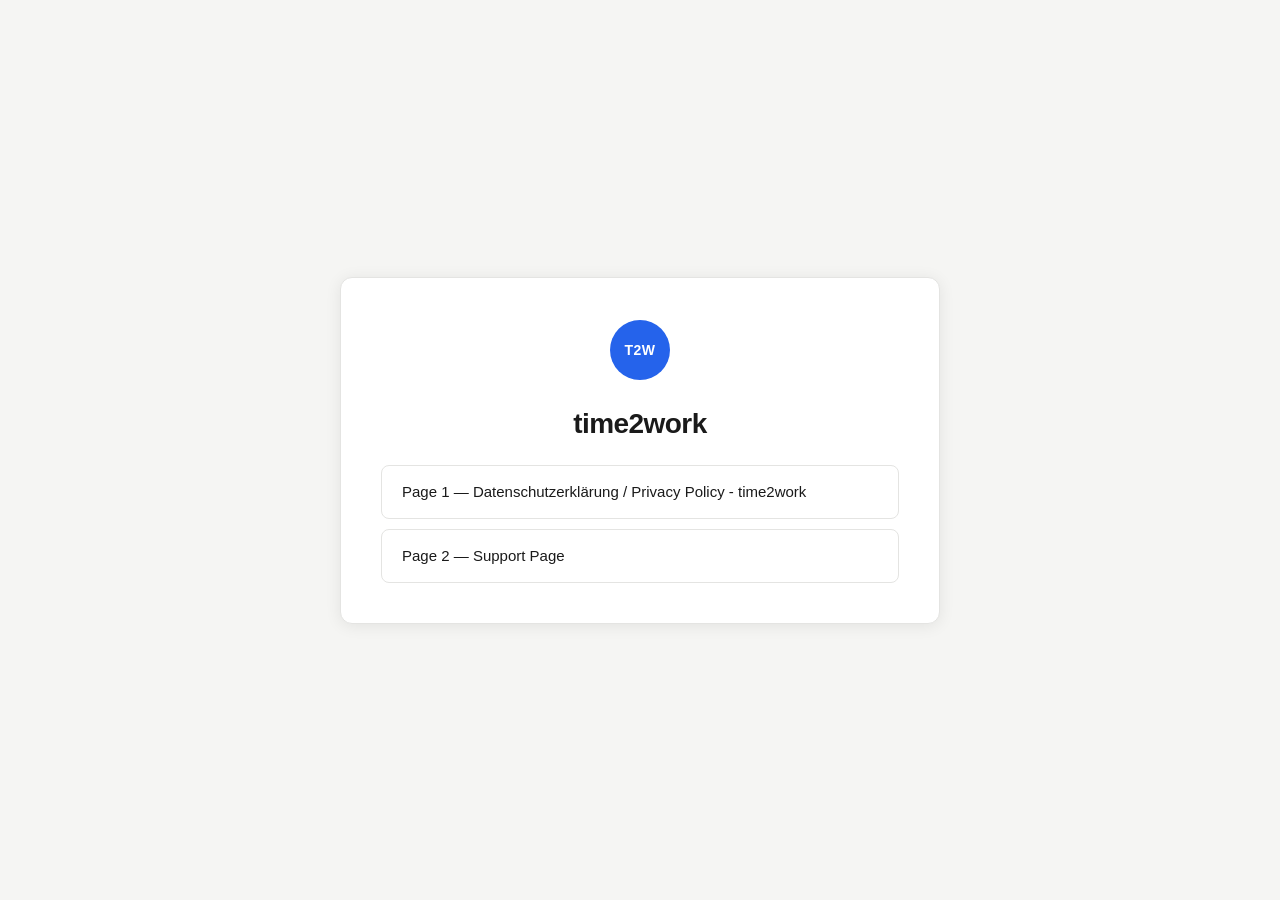
<file: index.html>
<!doctype html>
<html lang="en">
 <head>
  <meta charset="UTF-8" />
  <meta name="viewport" content="width=device-width, initial-scale=1.0" />
  <title>time2work</title>
  <link rel="stylesheet" href="style.css" />
 </head>
 <body>
  <main class="card">
   <img src="logo.svg" alt="time2work logo" class="logo" />
   <h1 class="headline">time2work</h1>
   <div class="content">
    <ul class="link-list">
     <li><a href="page1.html">Page 1 — Datenschutzerklärung / Privacy Policy - time2work</a></li>
     <li><a href="page2.html">Page 2 — Support Page</a></li>
    </ul>
   </div>
  </main>
 </body>
</html>
</file>
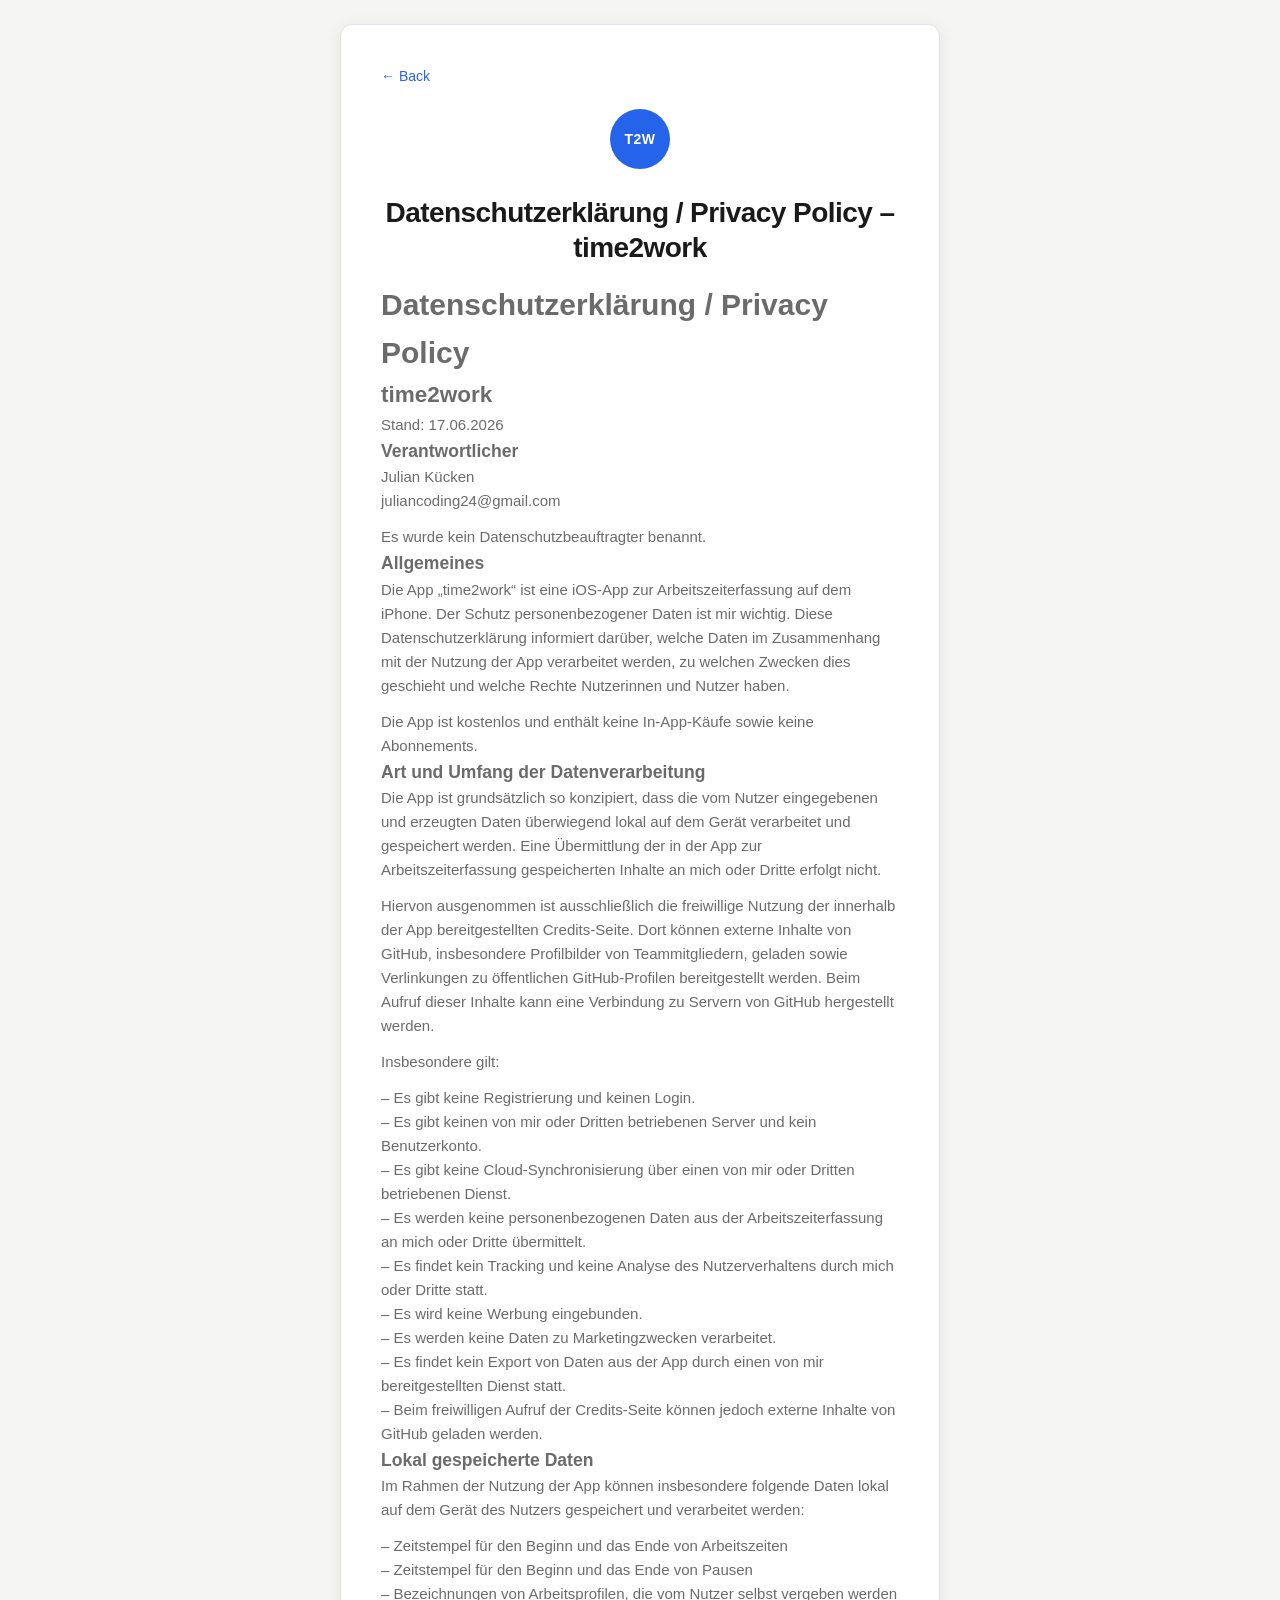
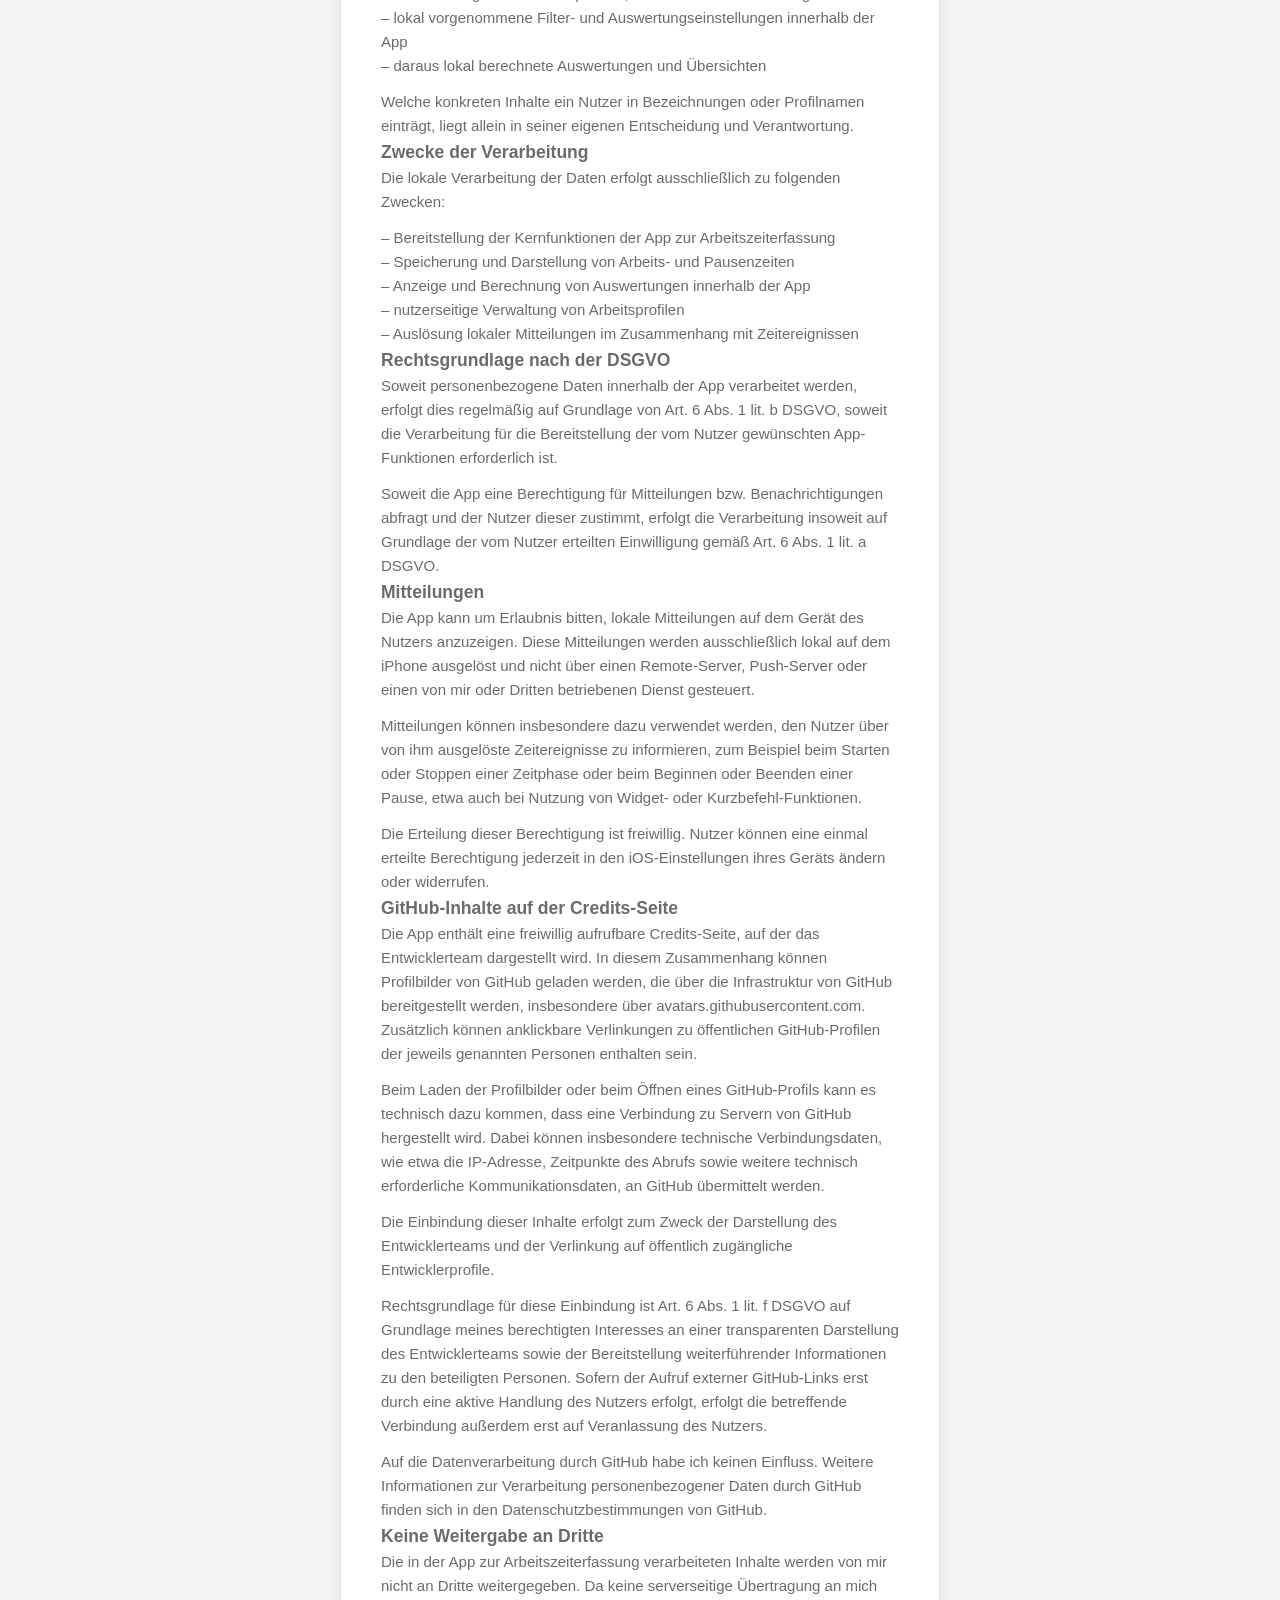
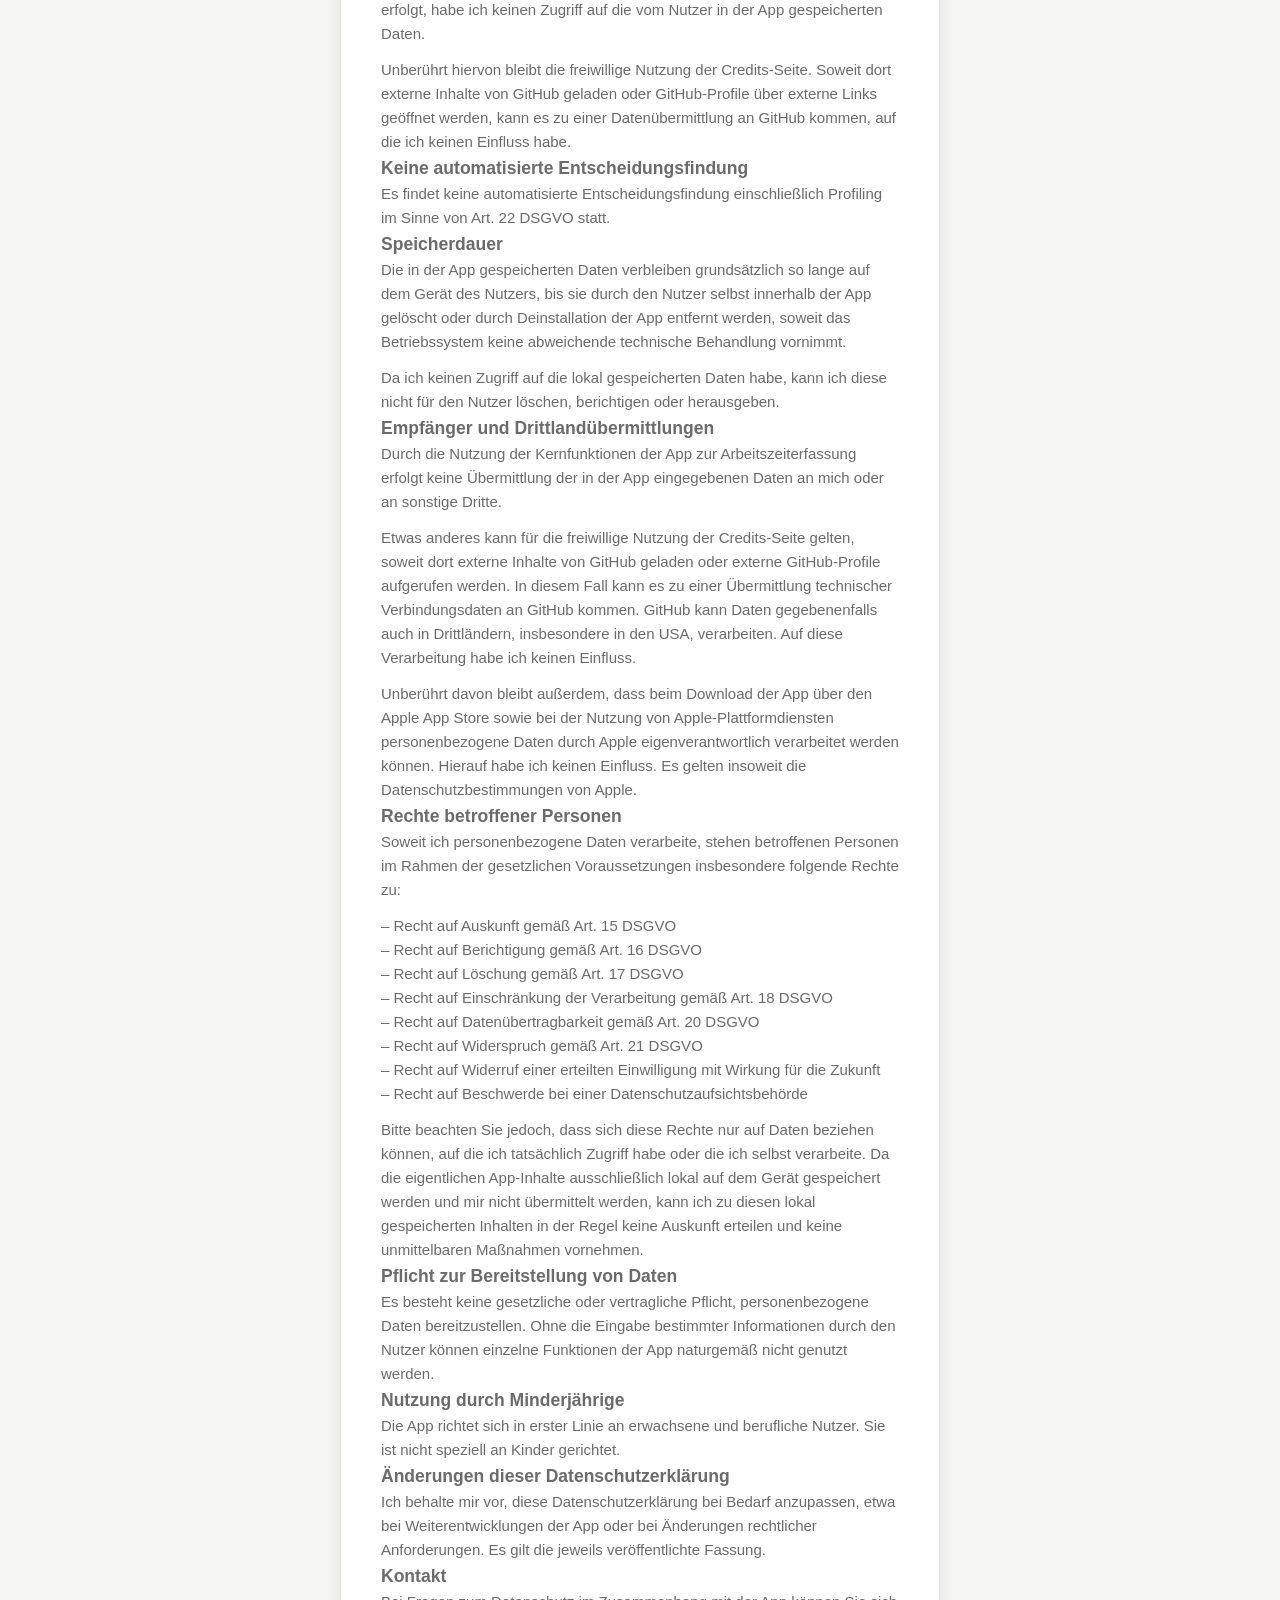
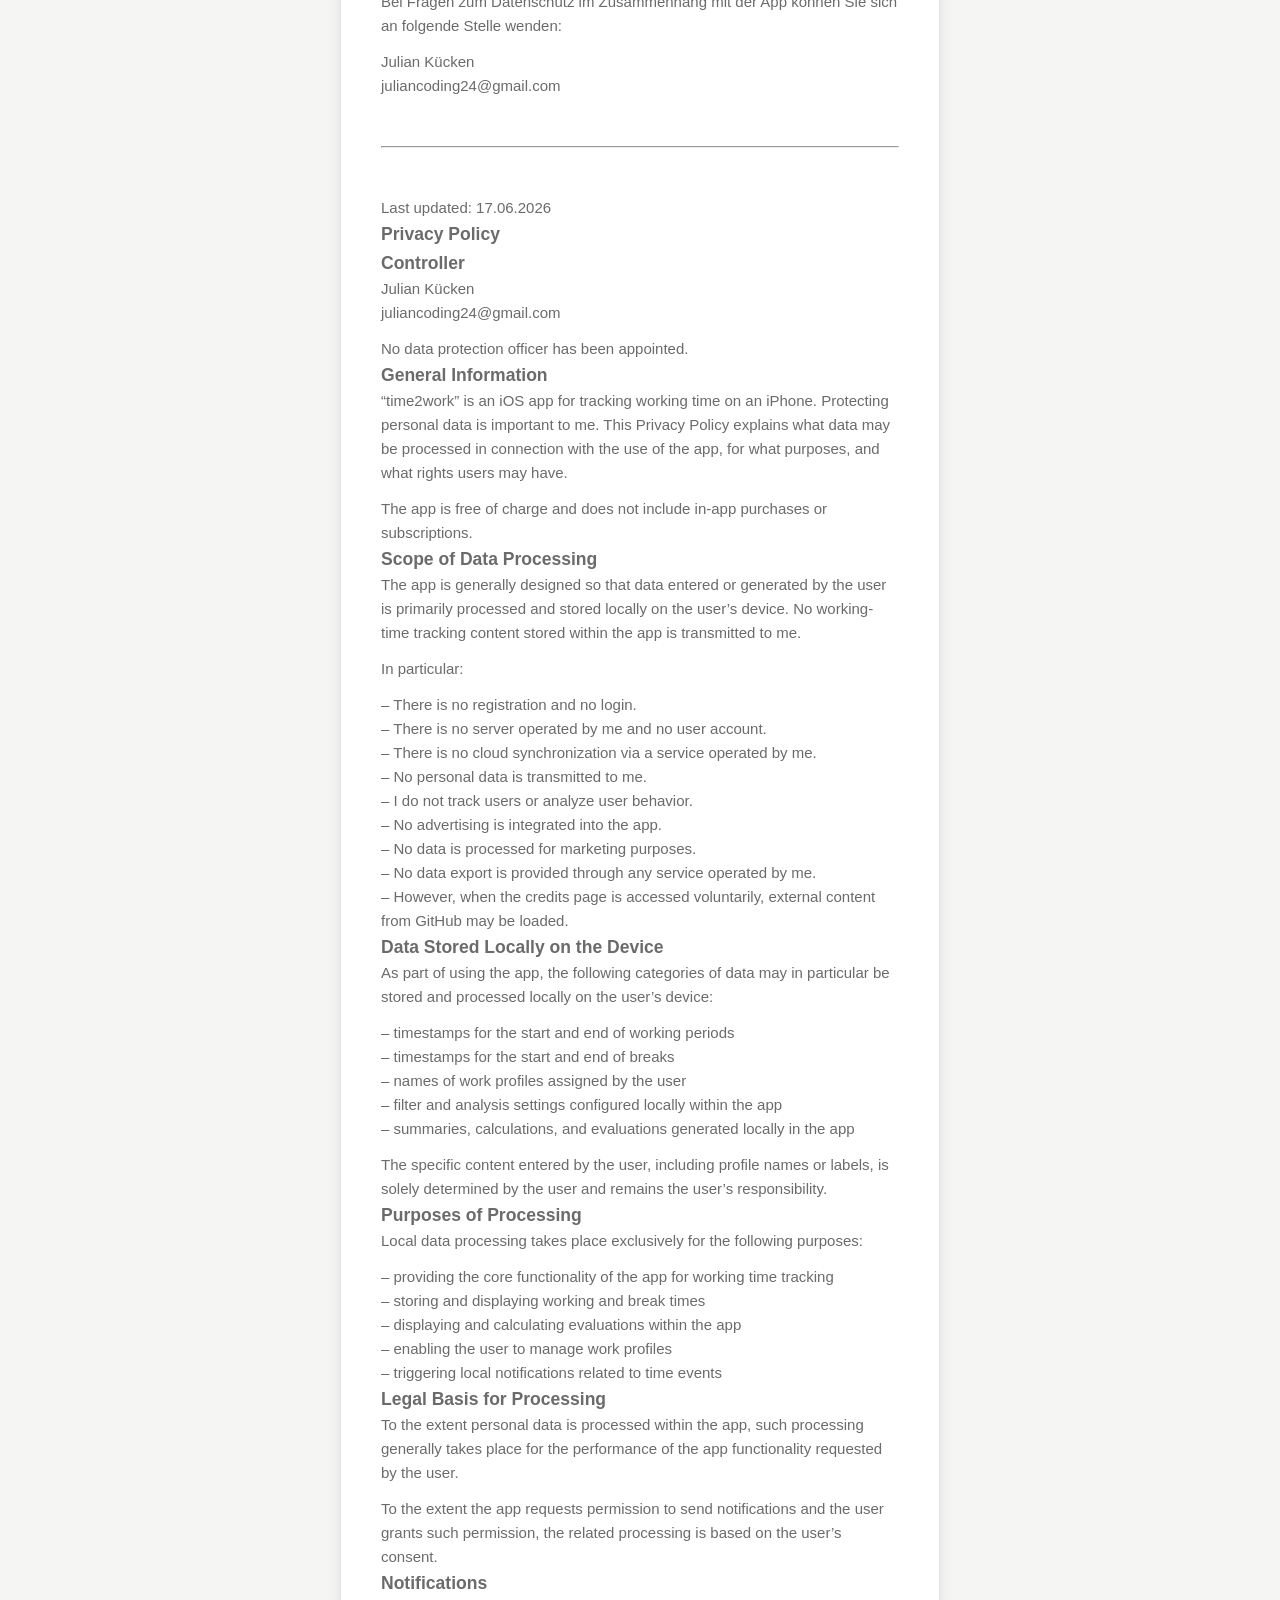
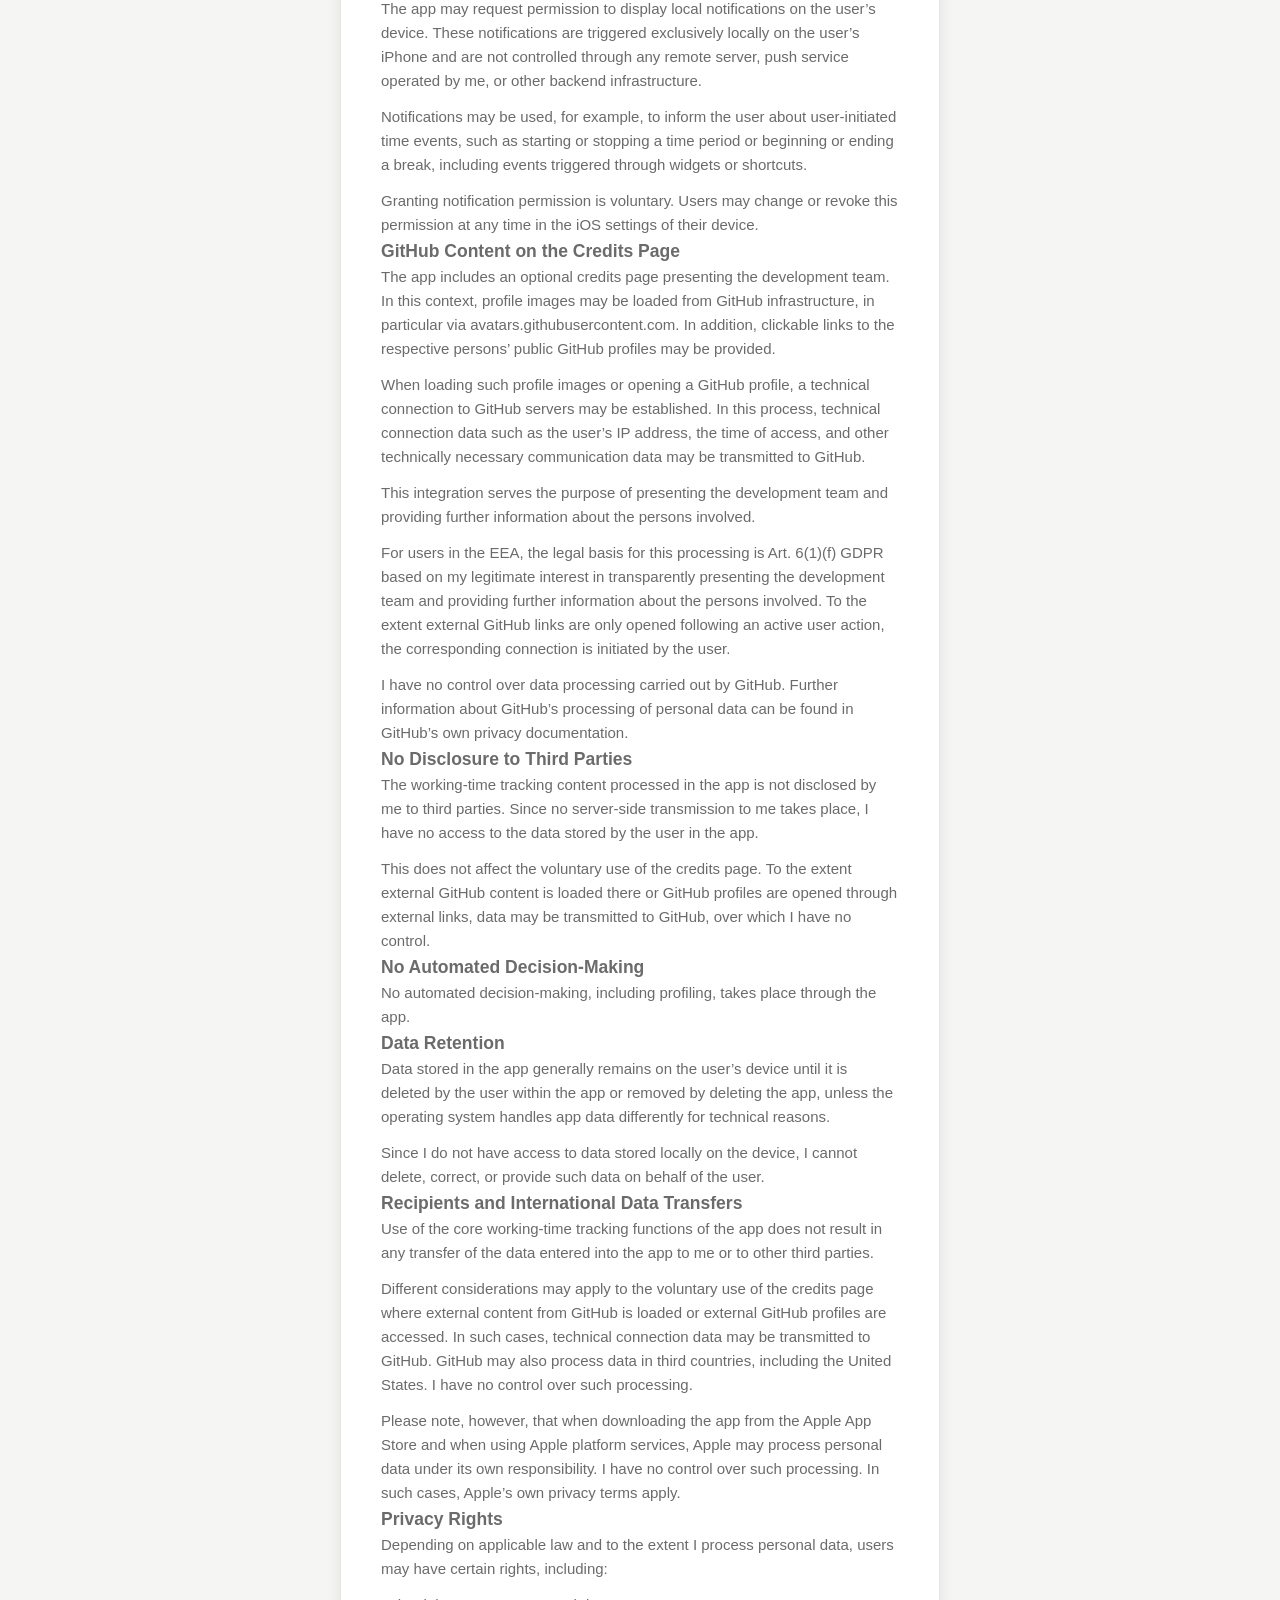
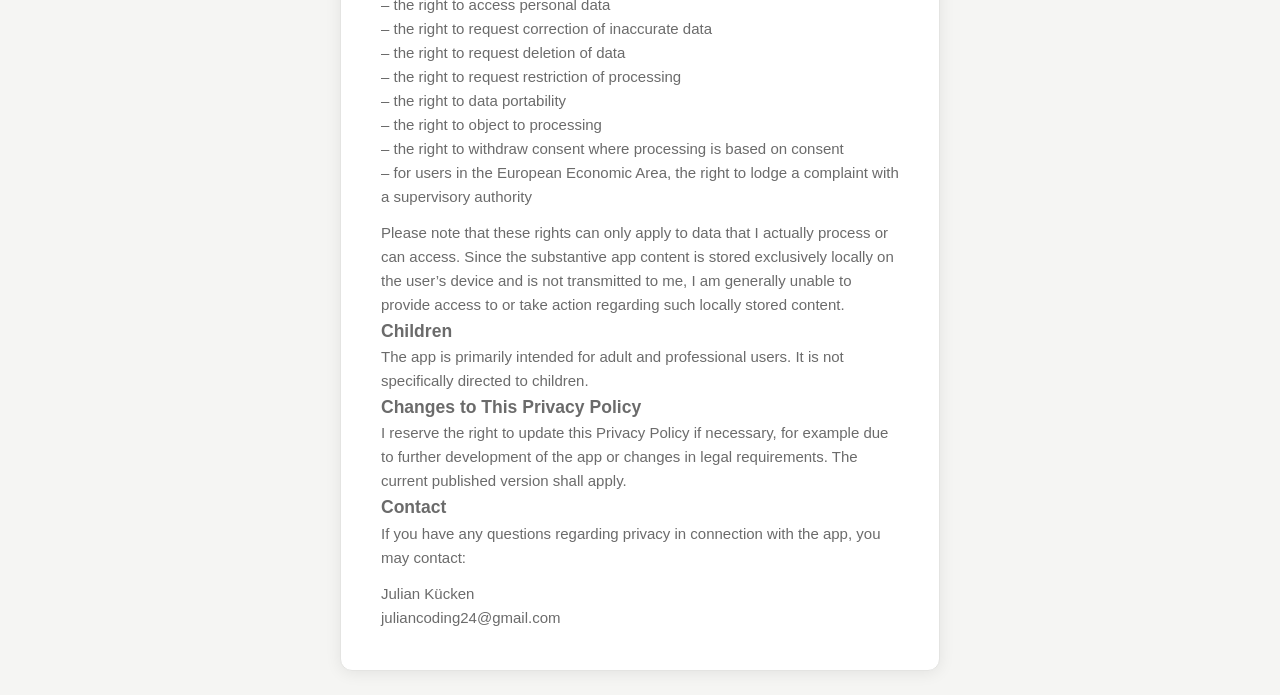
<file: page1.html>
<!doctype html>
<html lang="en">
 <head>
  <meta charset="UTF-8" />
  <meta name="viewport" content="width=device-width, initial-scale=1.0" />
  <title>Datenschutzerklärung / Privacy Policy – time2work</title>
  <link rel="stylesheet" href="style.css" />
 </head>
 <body>
  <main class="card">
   <a href="index.html" class="back-link">← Back</a>
   <img src="logo.svg" alt="time2work logo" class="logo" />
   <h1 class="headline">Datenschutzerklärung / Privacy Policy – time2work</h1>
   <div class="content">
    <h1>Datenschutzerklärung / Privacy Policy</h1>
    <h2>time2work</h2>

    <p>Stand: 17.06.2026</p>

    <h3>Verantwortlicher</h3>
    <p>
     Julian Kücken
     <br />
     juliancoding24@gmail.com
    </p>

    <p>Es wurde kein Datenschutzbeauftragter benannt.</p>

    <h3>Allgemeines</h3>
    <p>Die App „time2work“ ist eine iOS-App zur Arbeitszeiterfassung auf dem iPhone. Der Schutz personenbezogener Daten ist mir wichtig. Diese Datenschutzerklärung informiert darüber, welche Daten im Zusammenhang mit der Nutzung der App verarbeitet werden, zu welchen Zwecken dies geschieht und welche Rechte Nutzerinnen und Nutzer haben.</p>

    <p>Die App ist kostenlos und enthält keine In-App-Käufe sowie keine Abonnements.</p>

    <h3>Art und Umfang der Datenverarbeitung</h3>
    <!-- <p>Die App ist so konzipiert, dass die vom Nutzer eingegebenen und erzeugten Daten ausschließlich lokal auf dem Gerät verarbeitet und gespeichert werden. Eine Übermittlung der in der App gespeicherten Inhalte an mich oder an Dritte erfolgt nicht.</p> -->
    <p>Die App ist grundsätzlich so konzipiert, dass die vom Nutzer eingegebenen und erzeugten Daten überwiegend lokal auf dem Gerät verarbeitet und gespeichert werden. Eine Übermittlung der in der App zur Arbeitszeiterfassung gespeicherten Inhalte an mich oder Dritte erfolgt nicht.</p>

    <p>Hiervon ausgenommen ist ausschließlich die freiwillige Nutzung der innerhalb der App bereitgestellten Credits-Seite. Dort können externe Inhalte von GitHub, insbesondere Profilbilder von Teammitgliedern, geladen sowie Verlinkungen zu öffentlichen GitHub-Profilen bereitgestellt werden. Beim Aufruf dieser Inhalte kann eine Verbindung zu Servern von GitHub hergestellt werden.</p>

    <p>Insbesondere gilt:</p>
    <p>
     – Es gibt keine Registrierung und keinen Login.
     <br />
     – Es gibt keinen von mir oder Dritten betriebenen Server und kein Benutzerkonto.
     <br />
     – Es gibt keine Cloud-Synchronisierung über einen von mir oder Dritten betriebenen Dienst.
     <br />
     – Es werden keine personenbezogenen Daten aus der Arbeitszeiterfassung an mich oder Dritte übermittelt.
     <br />
     – Es findet kein Tracking und keine Analyse des Nutzerverhaltens durch mich oder Dritte statt.
     <br />
     – Es wird keine Werbung eingebunden.
     <br />
     – Es werden keine Daten zu Marketingzwecken verarbeitet.
     <br />
     – Es findet kein Export von Daten aus der App durch einen von mir bereitgestellten Dienst statt.
     <br />
     – Beim freiwilligen Aufruf der Credits-Seite können jedoch externe Inhalte von GitHub geladen werden.
    </p>

    <h3>Lokal gespeicherte Daten</h3>
    <p>Im Rahmen der Nutzung der App können insbesondere folgende Daten lokal auf dem Gerät des Nutzers gespeichert und verarbeitet werden:</p>

    <p>
     – Zeitstempel für den Beginn und das Ende von Arbeitszeiten
     <br />
     – Zeitstempel für den Beginn und das Ende von Pausen
     <br />
     – Bezeichnungen von Arbeitsprofilen, die vom Nutzer selbst vergeben werden
     <br />
     – lokal vorgenommene Filter- und Auswertungseinstellungen innerhalb der App
     <br />
     – daraus lokal berechnete Auswertungen und Übersichten
    </p>

    <p>Welche konkreten Inhalte ein Nutzer in Bezeichnungen oder Profilnamen einträgt, liegt allein in seiner eigenen Entscheidung und Verantwortung.</p>

    <h3>Zwecke der Verarbeitung</h3>
    <p>Die lokale Verarbeitung der Daten erfolgt ausschließlich zu folgenden Zwecken:</p>

    <p>
     – Bereitstellung der Kernfunktionen der App zur Arbeitszeiterfassung
     <br />
     – Speicherung und Darstellung von Arbeits- und Pausenzeiten
     <br />
     – Anzeige und Berechnung von Auswertungen innerhalb der App
     <br />
     – nutzerseitige Verwaltung von Arbeitsprofilen
     <br />
     – Auslösung lokaler Mitteilungen im Zusammenhang mit Zeitereignissen
    </p>

    <h3>Rechtsgrundlage nach der DSGVO</h3>
    <p>Soweit personenbezogene Daten innerhalb der App verarbeitet werden, erfolgt dies regelmäßig auf Grundlage von Art. 6 Abs. 1 lit. b DSGVO, soweit die Verarbeitung für die Bereitstellung der vom Nutzer gewünschten App-Funktionen erforderlich ist.</p>

    <p>Soweit die App eine Berechtigung für Mitteilungen bzw. Benachrichtigungen abfragt und der Nutzer dieser zustimmt, erfolgt die Verarbeitung insoweit auf Grundlage der vom Nutzer erteilten Einwilligung gemäß Art. 6 Abs. 1 lit. a DSGVO.</p>

    <h3>Mitteilungen</h3>
    <p>Die App kann um Erlaubnis bitten, lokale Mitteilungen auf dem Gerät des Nutzers anzuzeigen. Diese Mitteilungen werden ausschließlich lokal auf dem iPhone ausgelöst und nicht über einen Remote-Server, Push-Server oder einen von mir oder Dritten betriebenen Dienst gesteuert.</p>

    <p>Mitteilungen können insbesondere dazu verwendet werden, den Nutzer über von ihm ausgelöste Zeitereignisse zu informieren, zum Beispiel beim Starten oder Stoppen einer Zeitphase oder beim Beginnen oder Beenden einer Pause, etwa auch bei Nutzung von Widget- oder Kurzbefehl-Funktionen.</p>

    <p>Die Erteilung dieser Berechtigung ist freiwillig. Nutzer können eine einmal erteilte Berechtigung jederzeit in den iOS-Einstellungen ihres Geräts ändern oder widerrufen.</p>

    <h3>GitHub-Inhalte auf der Credits-Seite</h3>
    <p>Die App enthält eine freiwillig aufrufbare Credits-Seite, auf der das Entwicklerteam dargestellt wird. In diesem Zusammenhang können Profilbilder von GitHub geladen werden, die über die Infrastruktur von GitHub bereitgestellt werden, insbesondere über avatars.githubusercontent.com. Zusätzlich können anklickbare Verlinkungen zu öffentlichen GitHub-Profilen der jeweils genannten Personen enthalten sein.</p>

    <p>Beim Laden der Profilbilder oder beim Öffnen eines GitHub-Profils kann es technisch dazu kommen, dass eine Verbindung zu Servern von GitHub hergestellt wird. Dabei können insbesondere technische Verbindungsdaten, wie etwa die IP-Adresse, Zeitpunkte des Abrufs sowie weitere technisch erforderliche Kommunikationsdaten, an GitHub übermittelt werden.</p>

    <p>Die Einbindung dieser Inhalte erfolgt zum Zweck der Darstellung des Entwicklerteams und der Verlinkung auf öffentlich zugängliche Entwicklerprofile.</p>

    <p>Rechtsgrundlage für diese Einbindung ist Art. 6 Abs. 1 lit. f DSGVO auf Grundlage meines berechtigten Interesses an einer transparenten Darstellung des Entwicklerteams sowie der Bereitstellung weiterführender Informationen zu den beteiligten Personen. Sofern der Aufruf externer GitHub-Links erst durch eine aktive Handlung des Nutzers erfolgt, erfolgt die betreffende Verbindung außerdem erst auf Veranlassung des Nutzers.</p>

    <p>Auf die Datenverarbeitung durch GitHub habe ich keinen Einfluss. Weitere Informationen zur Verarbeitung personenbezogener Daten durch GitHub finden sich in den Datenschutzbestimmungen von GitHub.</p>

    <h3>Keine Weitergabe an Dritte</h3>
    <p>Die in der App zur Arbeitszeiterfassung verarbeiteten Inhalte werden von mir nicht an Dritte weitergegeben. Da keine serverseitige Übertragung an mich erfolgt, habe ich keinen Zugriff auf die vom Nutzer in der App gespeicherten Daten.</p>

    <p>Unberührt hiervon bleibt die freiwillige Nutzung der Credits-Seite. Soweit dort externe Inhalte von GitHub geladen oder GitHub-Profile über externe Links geöffnet werden, kann es zu einer Datenübermittlung an GitHub kommen, auf die ich keinen Einfluss habe.</p>

    <h3>Keine automatisierte Entscheidungsfindung</h3>
    <p>Es findet keine automatisierte Entscheidungsfindung einschließlich Profiling im Sinne von Art. 22 DSGVO statt.</p>

    <h3>Speicherdauer</h3>
    <p>Die in der App gespeicherten Daten verbleiben grundsätzlich so lange auf dem Gerät des Nutzers, bis sie durch den Nutzer selbst innerhalb der App gelöscht oder durch Deinstallation der App entfernt werden, soweit das Betriebssystem keine abweichende technische Behandlung vornimmt.</p>

    <p>Da ich keinen Zugriff auf die lokal gespeicherten Daten habe, kann ich diese nicht für den Nutzer löschen, berichtigen oder herausgeben.</p>

    <h3>Empfänger und Drittlandübermittlungen</h3>
    <p>Durch die Nutzung der Kernfunktionen der App zur Arbeitszeiterfassung erfolgt keine Übermittlung der in der App eingegebenen Daten an mich oder an sonstige Dritte.</p>

    <p>Etwas anderes kann für die freiwillige Nutzung der Credits-Seite gelten, soweit dort externe Inhalte von GitHub geladen oder externe GitHub-Profile aufgerufen werden. In diesem Fall kann es zu einer Übermittlung technischer Verbindungsdaten an GitHub kommen. GitHub kann Daten gegebenenfalls auch in Drittländern, insbesondere in den USA, verarbeiten. Auf diese Verarbeitung habe ich keinen Einfluss.</p>

    <p>Unberührt davon bleibt außerdem, dass beim Download der App über den Apple App Store sowie bei der Nutzung von Apple-Plattformdiensten personenbezogene Daten durch Apple eigenverantwortlich verarbeitet werden können. Hierauf habe ich keinen Einfluss. Es gelten insoweit die Datenschutzbestimmungen von Apple.</p>

    <h3>Rechte betroffener Personen</h3>
    <p>Soweit ich personenbezogene Daten verarbeite, stehen betroffenen Personen im Rahmen der gesetzlichen Voraussetzungen insbesondere folgende Rechte zu:</p>

    <p>
     – Recht auf Auskunft gemäß Art. 15 DSGVO
     <br />
     – Recht auf Berichtigung gemäß Art. 16 DSGVO
     <br />
     – Recht auf Löschung gemäß Art. 17 DSGVO
     <br />
     – Recht auf Einschränkung der Verarbeitung gemäß Art. 18 DSGVO
     <br />
     – Recht auf Datenübertragbarkeit gemäß Art. 20 DSGVO
     <br />
     – Recht auf Widerspruch gemäß Art. 21 DSGVO
     <br />
     – Recht auf Widerruf einer erteilten Einwilligung mit Wirkung für die Zukunft
     <br />
     – Recht auf Beschwerde bei einer Datenschutzaufsichtsbehörde
    </p>

    <p>Bitte beachten Sie jedoch, dass sich diese Rechte nur auf Daten beziehen können, auf die ich tatsächlich Zugriff habe oder die ich selbst verarbeite. Da die eigentlichen App-Inhalte ausschließlich lokal auf dem Gerät gespeichert werden und mir nicht übermittelt werden, kann ich zu diesen lokal gespeicherten Inhalten in der Regel keine Auskunft erteilen und keine unmittelbaren Maßnahmen vornehmen.</p>

    <h3>Pflicht zur Bereitstellung von Daten</h3>
    <p>Es besteht keine gesetzliche oder vertragliche Pflicht, personenbezogene Daten bereitzustellen. Ohne die Eingabe bestimmter Informationen durch den Nutzer können einzelne Funktionen der App naturgemäß nicht genutzt werden.</p>

    <h3>Nutzung durch Minderjährige</h3>
    <p>Die App richtet sich in erster Linie an erwachsene und berufliche Nutzer. Sie ist nicht speziell an Kinder gerichtet.</p>

    <h3>Änderungen dieser Datenschutzerklärung</h3>
    <p>Ich behalte mir vor, diese Datenschutzerklärung bei Bedarf anzupassen, etwa bei Weiterentwicklungen der App oder bei Änderungen rechtlicher Anforderungen. Es gilt die jeweils veröffentlichte Fassung.</p>

    <h3>Kontakt</h3>
    <p>Bei Fragen zum Datenschutz im Zusammenhang mit der App können Sie sich an folgende Stelle wenden:</p>

    <p>
     Julian Kücken
     <br />
     juliancoding24@gmail.com
    </p>

    <br />
    <br />

    <hr />

    <br />
    <br />

    <p>Last updated: 17.06.2026</p>

    <h3>Privacy Policy</h3>

    <h3>Controller</h3>
    <p>
     Julian Kücken
     <br />
     juliancoding24@gmail.com
    </p>

    <p>No data protection officer has been appointed.</p>

    <h3>General Information</h3>
    <p>“time2work” is an iOS app for tracking working time on an iPhone. Protecting personal data is important to me. This Privacy Policy explains what data may be processed in connection with the use of the app, for what purposes, and what rights users may have.</p>

    <p>The app is free of charge and does not include in-app purchases or subscriptions.</p>

    <h3>Scope of Data Processing</h3>
    <p>The app is generally designed so that data entered or generated by the user is primarily processed and stored locally on the user’s device. No working-time tracking content stored within the app is transmitted to me.</p>

    <p>In particular:</p>
    <p>
     – There is no registration and no login.
     <br />
     – There is no server operated by me and no user account.
     <br />
     – There is no cloud synchronization via a service operated by me.
     <br />
     – No personal data is transmitted to me.
     <br />
     – I do not track users or analyze user behavior.
     <br />
     – No advertising is integrated into the app.
     <br />
     – No data is processed for marketing purposes.
     <br />
     – No data export is provided through any service operated by me.
     <br />
     – However, when the credits page is accessed voluntarily, external content from GitHub may be loaded.
    </p>

    <h3>Data Stored Locally on the Device</h3>
    <p>As part of using the app, the following categories of data may in particular be stored and processed locally on the user’s device:</p>

    <p>
     – timestamps for the start and end of working periods
     <br />
     – timestamps for the start and end of breaks
     <br />
     – names of work profiles assigned by the user
     <br />
     – filter and analysis settings configured locally within the app
     <br />
     – summaries, calculations, and evaluations generated locally in the app
    </p>

    <p>The specific content entered by the user, including profile names or labels, is solely determined by the user and remains the user’s responsibility.</p>

    <h3>Purposes of Processing</h3>
    <p>Local data processing takes place exclusively for the following purposes:</p>

    <p>
     – providing the core functionality of the app for working time tracking
     <br />
     – storing and displaying working and break times
     <br />
     – displaying and calculating evaluations within the app
     <br />
     – enabling the user to manage work profiles
     <br />
     – triggering local notifications related to time events
    </p>

    <h3>Legal Basis for Processing</h3>
    <p>To the extent personal data is processed within the app, such processing generally takes place for the performance of the app functionality requested by the user.</p>

    <p>To the extent the app requests permission to send notifications and the user grants such permission, the related processing is based on the user’s consent.</p>

    <h3>Notifications</h3>
    <p>The app may request permission to display local notifications on the user’s device. These notifications are triggered exclusively locally on the user’s iPhone and are not controlled through any remote server, push service operated by me, or other backend infrastructure.</p>

    <p>Notifications may be used, for example, to inform the user about user-initiated time events, such as starting or stopping a time period or beginning or ending a break, including events triggered through widgets or shortcuts.</p>

    <p>Granting notification permission is voluntary. Users may change or revoke this permission at any time in the iOS settings of their device.</p>

    <h3>GitHub Content on the Credits Page</h3>
    <p>The app includes an optional credits page presenting the development team. In this context, profile images may be loaded from GitHub infrastructure, in particular via avatars.githubusercontent.com. In addition, clickable links to the respective persons’ public GitHub profiles may be provided.</p>

    <p>When loading such profile images or opening a GitHub profile, a technical connection to GitHub servers may be established. In this process, technical connection data such as the user’s IP address, the time of access, and other technically necessary communication data may be transmitted to GitHub.</p>

    <p>This integration serves the purpose of presenting the development team and providing further information about the persons involved.</p>

    <p>For users in the EEA, the legal basis for this processing is Art. 6(1)(f) GDPR based on my legitimate interest in transparently presenting the development team and providing further information about the persons involved. To the extent external GitHub links are only opened following an active user action, the corresponding connection is initiated by the user.</p>

    <p>I have no control over data processing carried out by GitHub. Further information about GitHub’s processing of personal data can be found in GitHub’s own privacy documentation.</p>

    <h3>No Disclosure to Third Parties</h3>
    <p>The working-time tracking content processed in the app is not disclosed by me to third parties. Since no server-side transmission to me takes place, I have no access to the data stored by the user in the app.</p>

    <p>This does not affect the voluntary use of the credits page. To the extent external GitHub content is loaded there or GitHub profiles are opened through external links, data may be transmitted to GitHub, over which I have no control.</p>

    <h3>No Automated Decision-Making</h3>
    <p>No automated decision-making, including profiling, takes place through the app.</p>

    <h3>Data Retention</h3>
    <p>Data stored in the app generally remains on the user’s device until it is deleted by the user within the app or removed by deleting the app, unless the operating system handles app data differently for technical reasons.</p>

    <p>Since I do not have access to data stored locally on the device, I cannot delete, correct, or provide such data on behalf of the user.</p>

    <h3>Recipients and International Data Transfers</h3>
    <p>Use of the core working-time tracking functions of the app does not result in any transfer of the data entered into the app to me or to other third parties.</p>

    <p>Different considerations may apply to the voluntary use of the credits page where external content from GitHub is loaded or external GitHub profiles are accessed. In such cases, technical connection data may be transmitted to GitHub. GitHub may also process data in third countries, including the United States. I have no control over such processing.</p>

    <p>Please note, however, that when downloading the app from the Apple App Store and when using Apple platform services, Apple may process personal data under its own responsibility. I have no control over such processing. In such cases, Apple’s own privacy terms apply.</p>

    <h3>Privacy Rights</h3>
    <p>Depending on applicable law and to the extent I process personal data, users may have certain rights, including:</p>

    <p>
     – the right to access personal data
     <br />
     – the right to request correction of inaccurate data
     <br />
     – the right to request deletion of data
     <br />
     – the right to request restriction of processing
     <br />
     – the right to data portability
     <br />
     – the right to object to processing
     <br />
     – the right to withdraw consent where processing is based on consent
     <br />
     – for users in the European Economic Area, the right to lodge a complaint with a supervisory authority
    </p>

    <p>Please note that these rights can only apply to data that I actually process or can access. Since the substantive app content is stored exclusively locally on the user’s device and is not transmitted to me, I am generally unable to provide access to or take action regarding such locally stored content.</p>

    <h3>Children</h3>
    <p>The app is primarily intended for adult and professional users. It is not specifically directed to children.</p>

    <h3>Changes to This Privacy Policy</h3>
    <p>I reserve the right to update this Privacy Policy if necessary, for example due to further development of the app or changes in legal requirements. The current published version shall apply.</p>

    <h3>Contact</h3>
    <p>If you have any questions regarding privacy in connection with the app, you may contact:</p>

    <p>
     Julian Kücken
     <br />
     juliancoding24@gmail.com
    </p>
   </div>
  </main>
 </body>
</html>
</file>
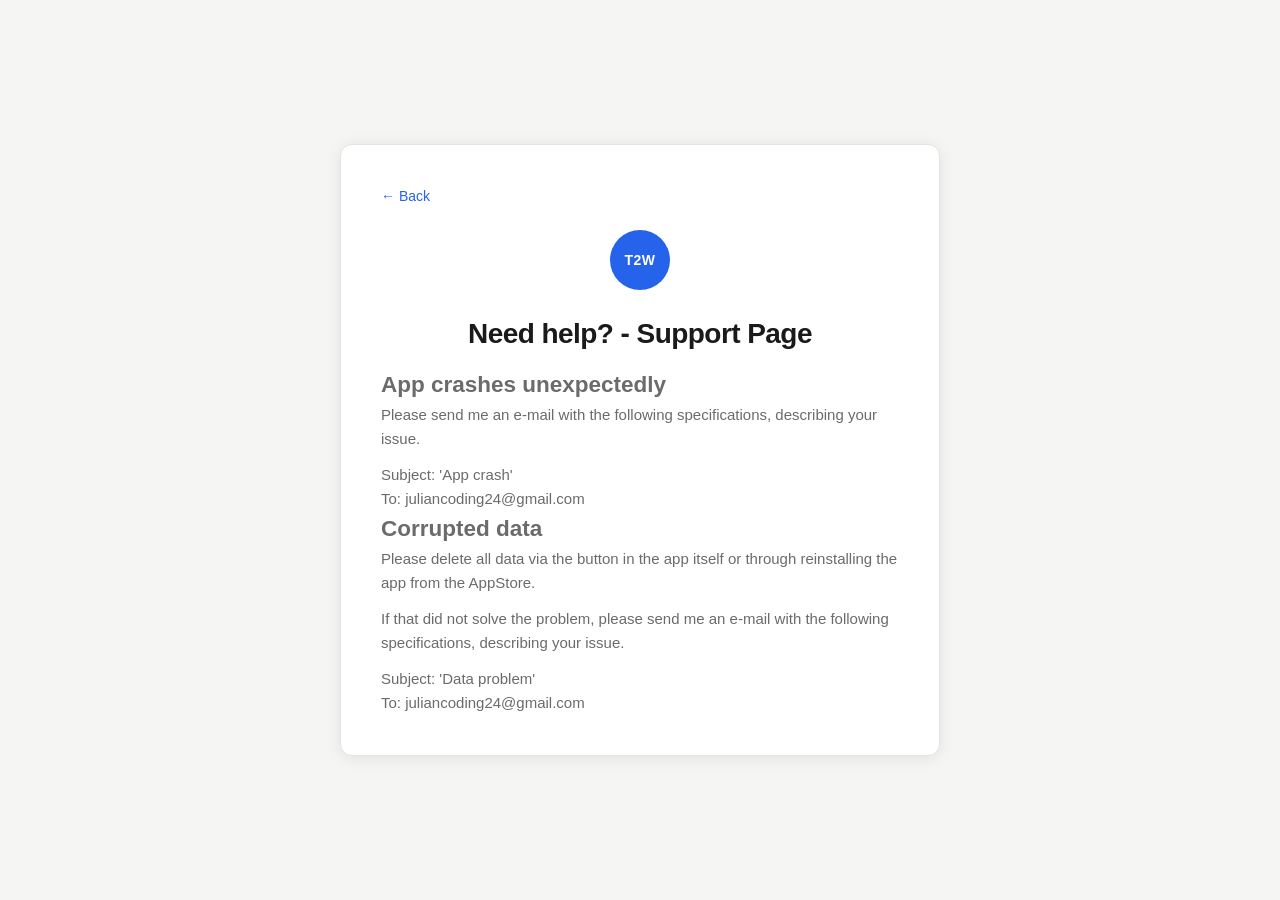
<file: page2.html>
<!doctype html>
<html lang="en">
 <head>
  <meta charset="UTF-8" />
  <meta name="viewport" content="width=device-width, initial-scale=1.0" />
  <title>Support Page</title>
  <link rel="stylesheet" href="style.css" />
 </head>
 <body>
  <main class="card">
   <a href="index.html" class="back-link">← Back</a>
   <img src="logo.svg" alt="time2work logo" class="logo" />
   <h1 class="headline">Need help? - Support Page</h1>
   <div class="content">
    <h2>App crashes unexpectedly</h2>

    <p>Please send me an e-mail with the following specifications, describing your issue.</p>

    <p>
     Subject: 'App crash'
     <br />
     To: juliancoding24@gmail.com
    </p>

    <h2>Corrupted data</h2>
    <p>Please delete all data via the button in the app itself or through reinstalling the app from the AppStore.</p>
    <p>If that did not solve the problem, please send me an e-mail with the following specifications, describing your issue.</p>
    <p>
     Subject: 'Data problem'
     <br />
     To: juliancoding24@gmail.com
    </p>
   </div>
  </main>
 </body>
</html>
</file>
<file: style.css>
:root {
  --bg: #f5f5f3;
  --card-bg: #ffffff;
  --text: #1a1a1a;
  --text-muted: #6b6b6b;
  --accent: #2563eb;
  --accent-hover: #1d4ed8;
  --border: #e4e4e2;
  --shadow: 0 2px 16px rgba(0, 0, 0, 0.08);
  --radius: 12px;
  --card-max-width: 600px;
  --card-padding: 2.5rem;
}

*,
*::before,
*::after {
  box-sizing: border-box;
  margin: 0;
  padding: 0;
}

html {
  font-size: 16px;
}

body {
  min-height: 100dvh;
  background-color: var(--bg);
  color: var(--text);
  font-family:
    -apple-system, BlinkMacSystemFont, "Segoe UI", Helvetica, Arial, sans-serif;
  line-height: 1.6;
  display: flex;
  flex-direction: column;
  align-items: center;
  justify-content: center;
  padding: 1.5rem;
}

/* ── Card ─────────────────────────────────────────────── */

.card {
  width: 100%;
  max-width: var(--card-max-width);
  background: var(--card-bg);
  border: 1px solid var(--border);
  border-radius: var(--radius);
  box-shadow: var(--shadow);
  padding: var(--card-padding);
  display: flex;
  flex-direction: column;
  align-items: center;
  text-align: center;
}

/* ── Logo ─────────────────────────────────────────────── */

.logo {
  display: block;
  height: 64px;
  width: auto;
  margin-bottom: 1.5rem;
}

/* ── Headline ─────────────────────────────────────────── */

.headline {
  font-size: 1.75rem;
  font-weight: 700;
  letter-spacing: -0.02em;
  line-height: 1.25;
  margin-bottom: 1rem;
}

/* ── Content ──────────────────────────────────────────── */

.content {
  width: 100%;
  text-align: left;
  color: var(--text-muted);
  font-size: 0.9375rem;
}

.content p + p {
  margin-top: 0.75rem;
}

/* ── Link list (used on index / link-tree) ────────────── */

.link-list {
  list-style: none;
  width: 100%;
  margin-top: 0.5rem;
  display: flex;
  flex-direction: column;
  gap: 0.625rem;
}

.link-list a {
  display: block;
  padding: 0.875rem 1.25rem;
  border: 1.5px solid var(--border);
  border-radius: 8px;
  color: var(--text);
  text-decoration: none;
  font-weight: 500;
  font-size: 0.9375rem;
  transition:
    border-color 0.15s,
    background-color 0.15s;
}

.link-list a:hover,
.link-list a:focus-visible {
  border-color: var(--accent);
  background-color: #eff6ff;
  color: var(--accent);
  outline: none;
}

/* ── Back link ────────────────────────────────────────── */

.back-link {
  align-self: flex-start;
  color: var(--accent);
  font-size: 0.875rem;
  text-decoration: none;
  margin-bottom: 1.25rem;
}

.back-link:hover,
.back-link:focus-visible {
  text-decoration: underline;
  outline: none;
}

/* ── Responsive tweaks ────────────────────────────────── */

@media (max-width: 480px) {
  :root {
    --card-padding: 1.5rem;
  }

  .headline {
    font-size: 1.375rem;
  }
}

@media (orientation: landscape) and (max-height: 500px) {
  body {
    justify-content: flex-start;
    padding-top: 2rem;
    padding-bottom: 2rem;
  }
}
</file>
